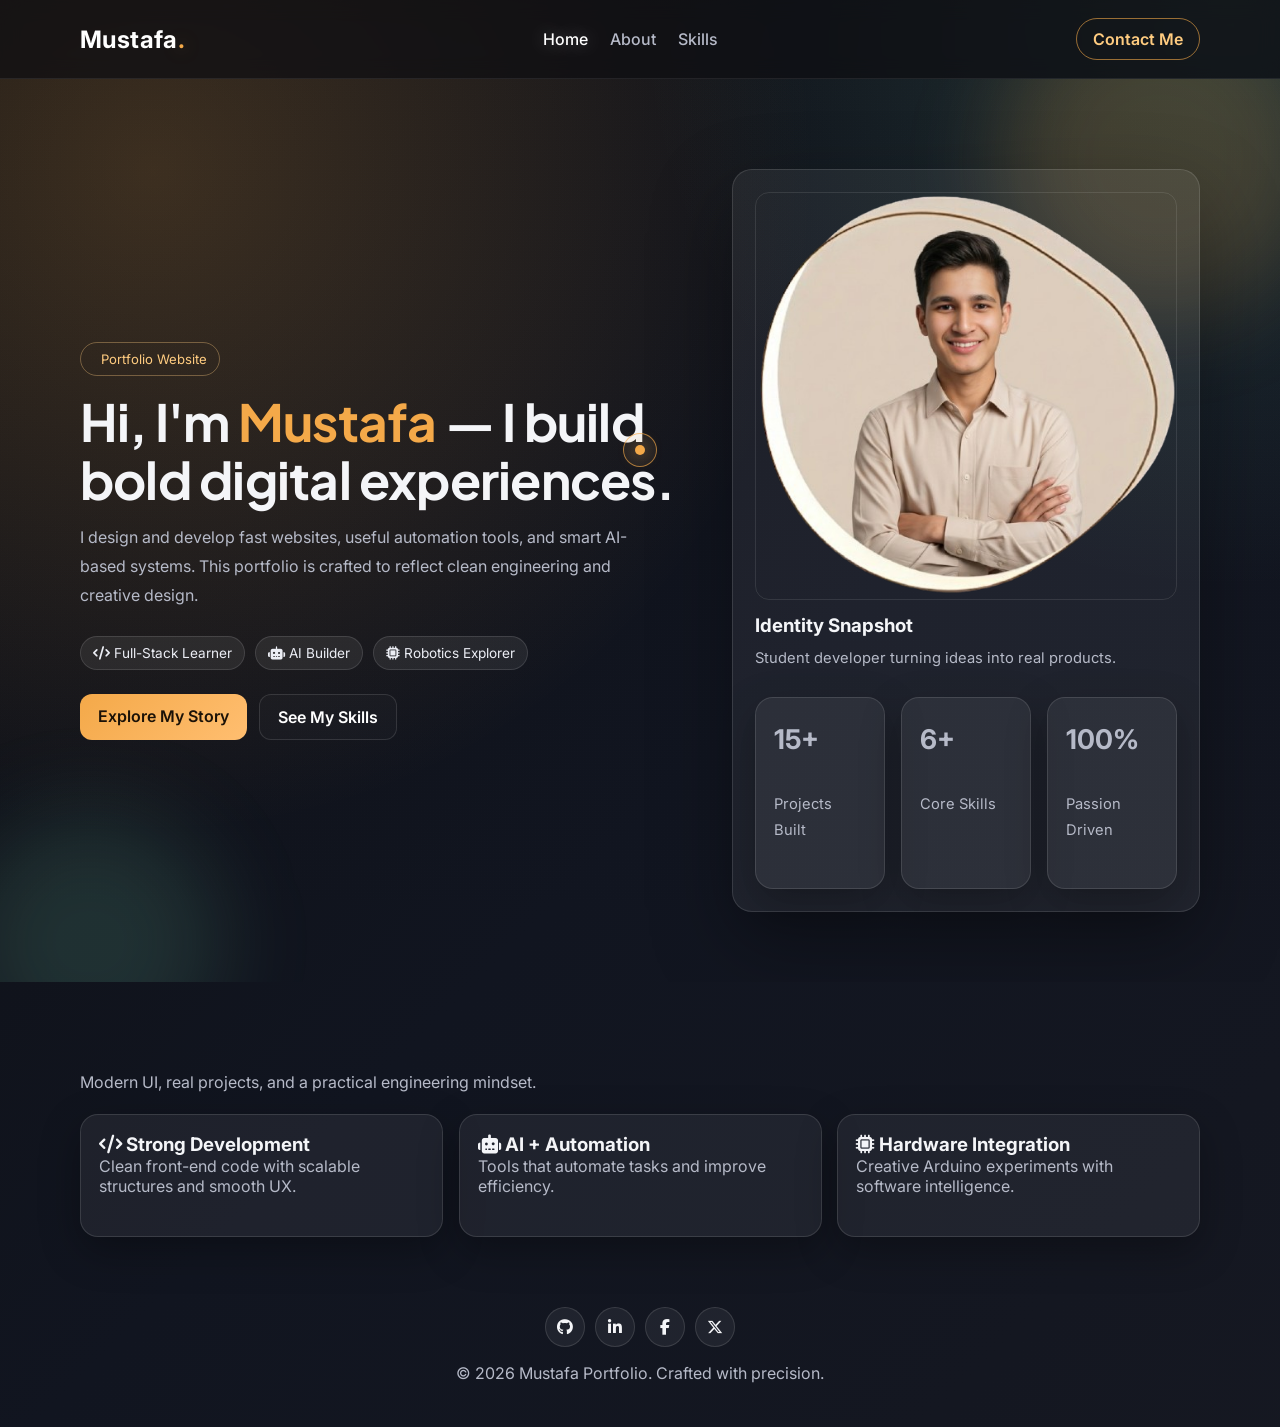
<file: index.html>
<!DOCTYPE html>
<html lang="en">
<head>
    <meta charset="UTF-8">
    <meta name="viewport" content="width=device-width, initial-scale=1.0">
    <link rel="stylesheet" href="https://cdnjs.cloudflare.com/ajax/libs/font-awesome/6.7.1/css/all.min.css">
    <link rel="stylesheet" href="site.css">
    <link rel="icon" type="image/png" href="download.png">
    <title>Mustafa Portfolio</title>
</head>
<body>
    <nav class="top-nav">
        <div class="container">
            <a class="logo" href="index.html">Mustafa<span>.</span></a>
            <ul class="nav-links">
                <li><a class="active" href="index.html">Home</a></li>
                <li><a href="About.html">About</a></li>
                <li><a href="Skills.html">Skills</a></li>
            </ul>
            <a class="nav-cta" href="Contact.html">Contact Me</a>
        </div>
    </nav>

    <header class="hero">
        <div class="container hero-grid">
            <div class="reveal">
                <span class="eyebrow"><i class="fa-solid fa-sparkles"></i> Portfolio Website</span>
                <h1>Hi, I'm <span>Mustafa</span> — I build bold digital experiences.</h1>
                <p>
                    I design and develop fast websites, useful automation tools, and smart AI-based
                    systems. This portfolio is crafted to reflect clean engineering and creative design.
                </p>
                <div class="identity-strip">
                    <span class="identity-pill"><i class="fa-solid fa-code"></i> Full-Stack Learner</span>
                    <span class="identity-pill"><i class="fa-solid fa-robot"></i> AI Builder</span>
                    <span class="identity-pill"><i class="fa-solid fa-microchip"></i> Robotics Explorer</span>
                </div>
                <div class="btn-row">
                    <a class="btn btn-primary" href="About.html">Explore My Story</a>
                    <a class="btn btn-secondary" href="Skills.html">See My Skills</a>
                </div>
            </div>
            <aside class="hero-card reveal">
                <img class="hero-image" src="main.png" alt="Mustafa portrait">
                <h3>Identity Snapshot</h3>
                <p class="hero-mini">Student developer turning ideas into real products.</p>
                <div class="stats-grid">
                    <div class="card">
                        <p class="stat-number">15+</p>
                        <p class="stat-label">Projects Built</p>
                    </div>
                    <div class="card">
                        <p class="stat-number">6+</p>
                        <p class="stat-label">Core Skills</p>
                    </div>
                    <div class="card">
                        <p class="stat-number">100%</p>
                        <p class="stat-label">Passion Driven</p>
                    </div>
                </div>
            </aside>
        </div>
    </header>

    <section class="section">
        <div class="container">
            <h2 class="section-title reveal">What Makes This Portfolio Different</h2>
            <p class="section-subtitle reveal">
                Modern UI, real projects, and a practical engineering mindset.
            </p>
            <div class="feature-grid">
                <article class="card reveal">
                    <h3><i class="fa-solid fa-code"></i> Strong Development</h3>
                    <p class="section-subtitle">Clean front-end code with scalable structures and smooth UX.</p>
                </article>
                <article class="card reveal">
                    <h3><i class="fa-solid fa-robot"></i> AI + Automation</h3>
                    <p class="section-subtitle">Tools that automate tasks and improve efficiency.</p>
                </article>
                <article class="card reveal">
                    <h3><i class="fa-solid fa-microchip"></i> Hardware Integration</h3>
                    <p class="section-subtitle">Creative Arduino experiments with software intelligence.</p>
                </article>
            </div>
        </div>
    </section>

    <footer class="footer">
        <div class="social-row">
            <a class="social-link" href="#" aria-label="GitHub"><i class="fa-brands fa-github"></i></a>
            <a class="social-link" href="#" aria-label="LinkedIn"><i class="fa-brands fa-linkedin-in"></i></a>
            <a class="social-link" href="#" aria-label="Facebook"><i class="fa-brands fa-facebook-f"></i></a>
            <a class="social-link" href="#" aria-label="X"><i class="fa-brands fa-x-twitter"></i></a>
        </div>
        © <span data-year></span> Mustafa Portfolio. Crafted with precision.
    </footer>

    <script src="site.js"></script>
    <script src="custom-cursor.js"></script>
</body>
</html>
</file>
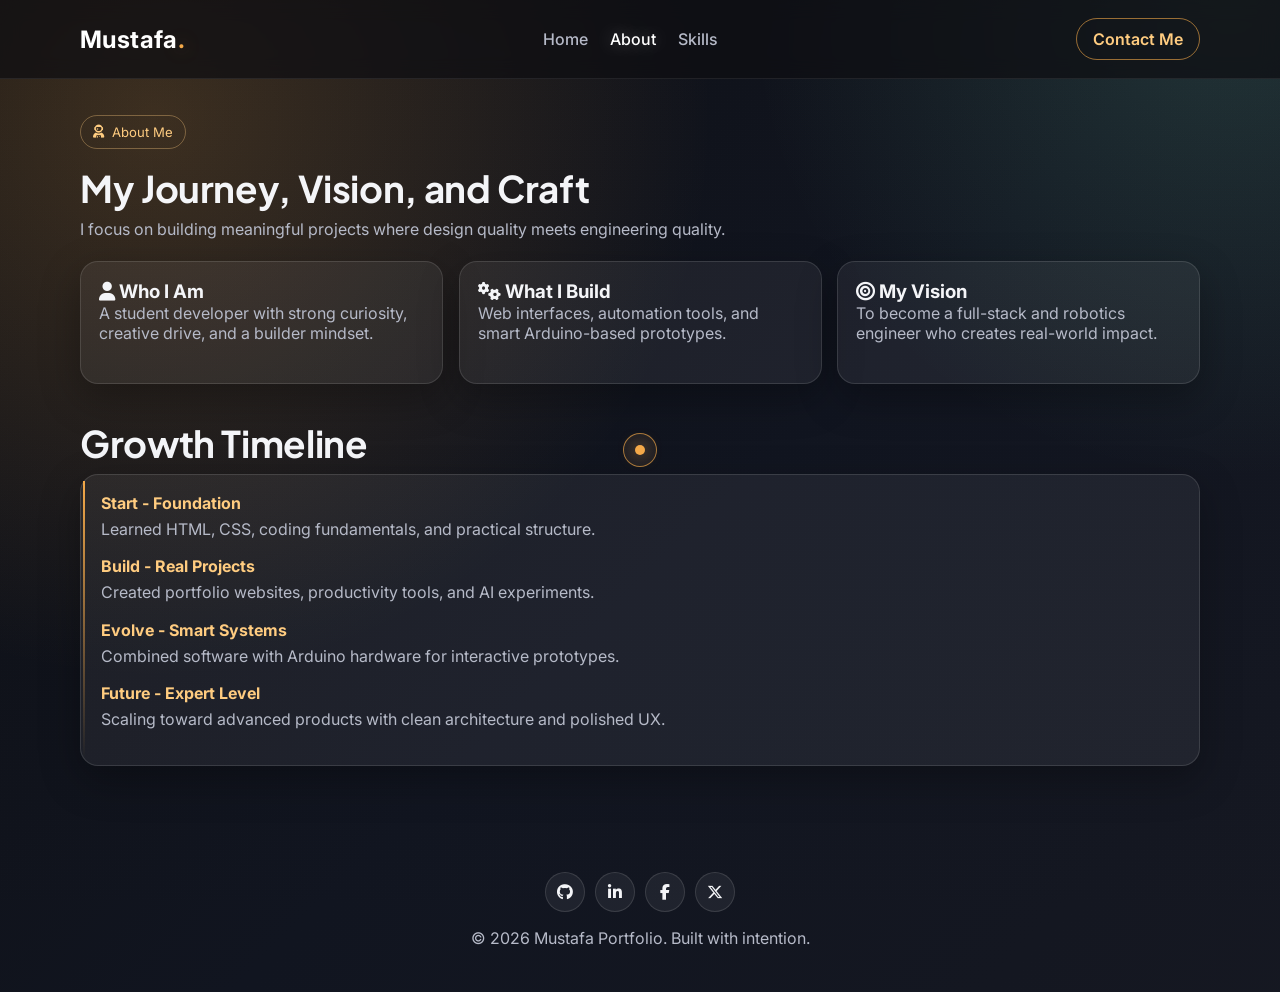
<file: About.html>
<!DOCTYPE html>
<html lang="en">
<head>
    <meta charset="UTF-8">
    <meta name="viewport" content="width=device-width, initial-scale=1.0">
    <link rel="stylesheet" href="https://cdnjs.cloudflare.com/ajax/libs/font-awesome/6.7.1/css/all.min.css">
    <link rel="stylesheet" href="site.css">
    <title>About | Mustafa Portfolio</title>
</head>
<body>
    <nav class="top-nav">
        <div class="container">
            <a class="logo" href="index.html">Mustafa<span>.</span></a>
            <ul class="nav-links">
                <li><a href="index.html">Home</a></li>
                <li><a class="active" href="About.html">About</a></li>
                <li><a href="Skills.html">Skills</a></li>
            </ul>
            <a class="nav-cta" href="Contact.html">Contact Me</a>
        </div>
    </nav>

    <main class="section">
        <div class="container">
            <span class="eyebrow reveal"><i class="fa-solid fa-user-astronaut"></i> About Me</span>
            <h1 class="section-title reveal">My Journey, Vision, and Craft</h1>
            <p class="section-subtitle reveal">
                I focus on building meaningful projects where design quality meets engineering quality.
            </p>

            <div class="feature-grid">
                <article class="card reveal">
                    <h3><i class="fa-solid fa-user"></i> Who I Am</h3>
                    <p class="section-subtitle">
                        A student developer with strong curiosity, creative drive, and a builder mindset.
                    </p>
                </article>
                <article class="card reveal">
                    <h3><i class="fa-solid fa-gears"></i> What I Build</h3>
                    <p class="section-subtitle">
                        Web interfaces, automation tools, and smart Arduino-based prototypes.
                    </p>
                </article>
                <article class="card reveal">
                    <h3><i class="fa-solid fa-bullseye"></i> My Vision</h3>
                    <p class="section-subtitle">
                        To become a full-stack and robotics engineer who creates real-world impact.
                    </p>
                </article>
            </div>

            <section class="section reveal">
                <h2 class="section-title">Growth Timeline</h2>
                <div class="card timeline">
                    <div class="timeline-item">
                        <h4>Start - Foundation</h4>
                        <p>Learned HTML, CSS, coding fundamentals, and practical structure.</p>
                    </div>
                    <div class="timeline-item">
                        <h4>Build - Real Projects</h4>
                        <p>Created portfolio websites, productivity tools, and AI experiments.</p>
                    </div>
                    <div class="timeline-item">
                        <h4>Evolve - Smart Systems</h4>
                        <p>Combined software with Arduino hardware for interactive prototypes.</p>
                    </div>
                    <div class="timeline-item">
                        <h4>Future - Expert Level</h4>
                        <p>Scaling toward advanced products with clean architecture and polished UX.</p>
                    </div>
                </div>
            </section>
        </div>
    </main>

    <footer class="footer">
        <div class="social-row">
            <a class="social-link" href="#" aria-label="GitHub"><i class="fa-brands fa-github"></i></a>
            <a class="social-link" href="#" aria-label="LinkedIn"><i class="fa-brands fa-linkedin-in"></i></a>
            <a class="social-link" href="#" aria-label="Facebook"><i class="fa-brands fa-facebook-f"></i></a>
            <a class="social-link" href="#" aria-label="X"><i class="fa-brands fa-x-twitter"></i></a>
        </div>
        © <span data-year></span> Mustafa Portfolio. Built with intention.
    </footer>

    <script src="site.js"></script>
    <script src="custom-cursor.js"></script>
</body>
</html>
</file>
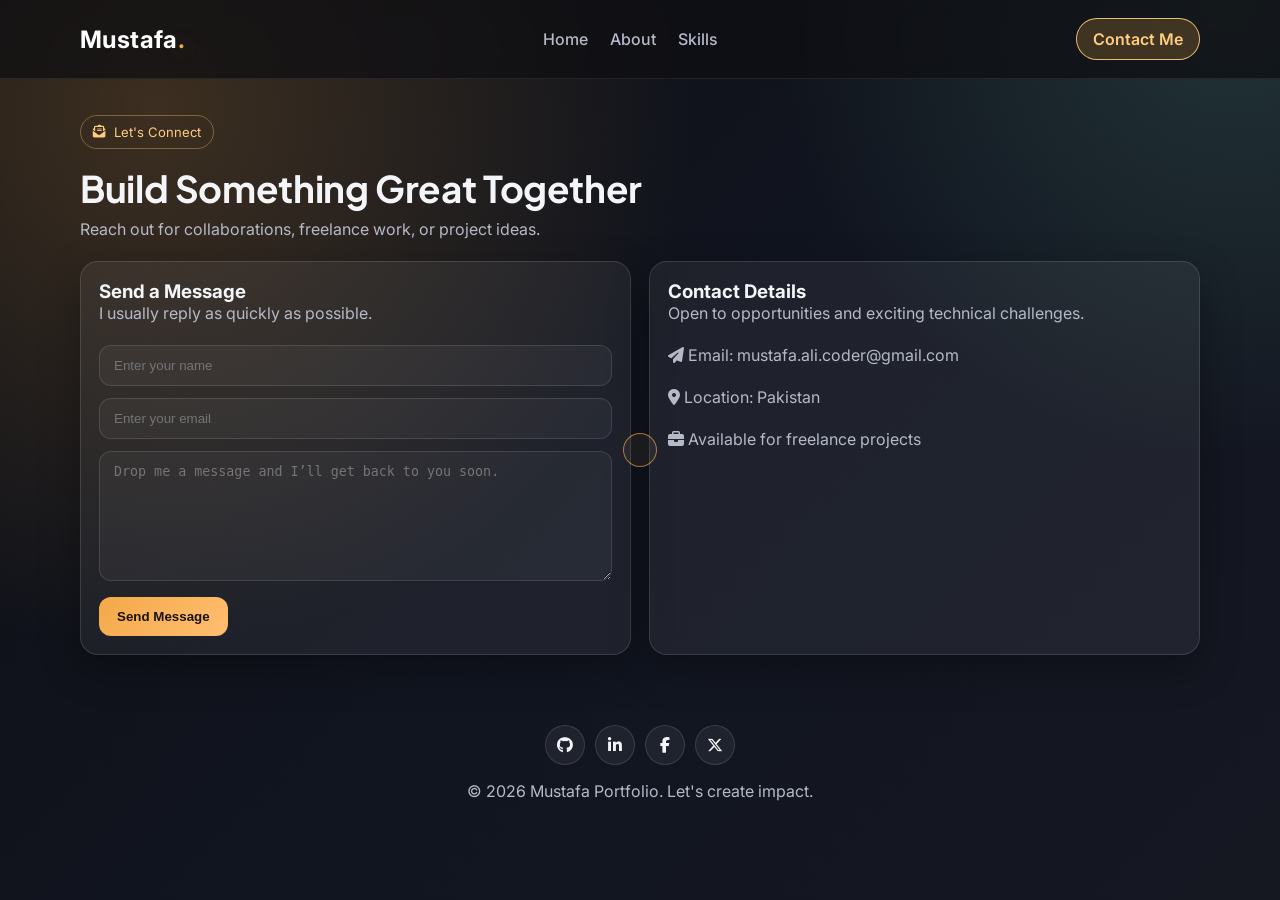
<file: Contact.html>
<!DOCTYPE html>
<html lang="en">
<head>
    <meta charset="UTF-8">
    <meta name="viewport" content="width=device-width, initial-scale=1.0">
    <link rel="stylesheet" href="https://cdnjs.cloudflare.com/ajax/libs/font-awesome/6.7.1/css/all.min.css">
    <link rel="stylesheet" href="site.css">
    <title>Contact | Mustafa Portfolio</title>
</head>
<body>
    <nav class="top-nav">
        <div class="container">
            <a class="logo" href="index.html">Mustafa<span>.</span></a>
            <ul class="nav-links">
                <li><a href="index.html">Home</a></li>
                <li><a href="About.html">About</a></li>
                <li><a href="Skills.html">Skills</a></li>
            </ul>
            <a class="nav-cta active" href="Contact.html">Contact Me</a>
        </div>
    </nav>

    <main class="section">
        <div class="container">
            <span class="eyebrow reveal"><i class="fa-solid fa-envelope-open-text"></i> Let's Connect</span>
            <h1 class="section-title reveal">Build Something Great Together</h1>
            <p class="section-subtitle reveal">
                Reach out for collaborations, freelance work, or project ideas.
            </p>

            <div class="contact-wrap">
                <section class="card reveal">
                    <h3>Send a Message</h3>
                    <p class="section-subtitle">I usually reply as quickly as possible.</p>
                    <form action="https://api.web3forms.com/submit" method="POST" class="contact-form">
                        <input type="hidden" name="access_key" value="5eea1661-6e7b-4c42-ad10-2c659cf1c4e9">
                        <input type="text" name="name" placeholder="Enter your name" required>
                        <input type="email" name="email" placeholder="Enter your email" required>
                        <textarea name="message" placeholder="Drop me a message and I’ll get back to you soon." required></textarea>
                        <button type="submit" class="btn btn-primary">Send Message</button>
                    </form>
                </section>

                <aside class="card reveal">
                    <h3>Contact Details</h3>
                    <p class="section-subtitle">Open to opportunities and exciting technical challenges.</p>
                    <p class="section-subtitle"><i class="fa-solid fa-paper-plane"></i> Email: mustafa.ali.coder@gmail.com</p>
                    <p class="section-subtitle"><i class="fa-solid fa-location-dot"></i> Location: Pakistan</p>
                    <p class="section-subtitle"><i class="fa-solid fa-briefcase"></i> Available for freelance projects</p>
                    <!-- <img class="hero-image" src="bg1.png" alt="Contact visual"> -->
                </aside>
            </div>
        </div>
    </main>

    <footer class="footer">
        <div class="social-row">
            <a class="social-link" href="#" aria-label="GitHub"><i class="fa-brands fa-github"></i></a>
            <a class="social-link" href="#" aria-label="LinkedIn"><i class="fa-brands fa-linkedin-in"></i></a>
            <a class="social-link" href="#" aria-label="Facebook"><i class="fa-brands fa-facebook-f"></i></a>
            <a class="social-link" href="#" aria-label="X"><i class="fa-brands fa-x-twitter"></i></a>
        </div>
        © <span data-year></span> Mustafa Portfolio. Let's create impact.
    </footer>

    <script src="site.js"></script>
    <script src="custom-cursor.js"></script>
</body>
</html>
</file>
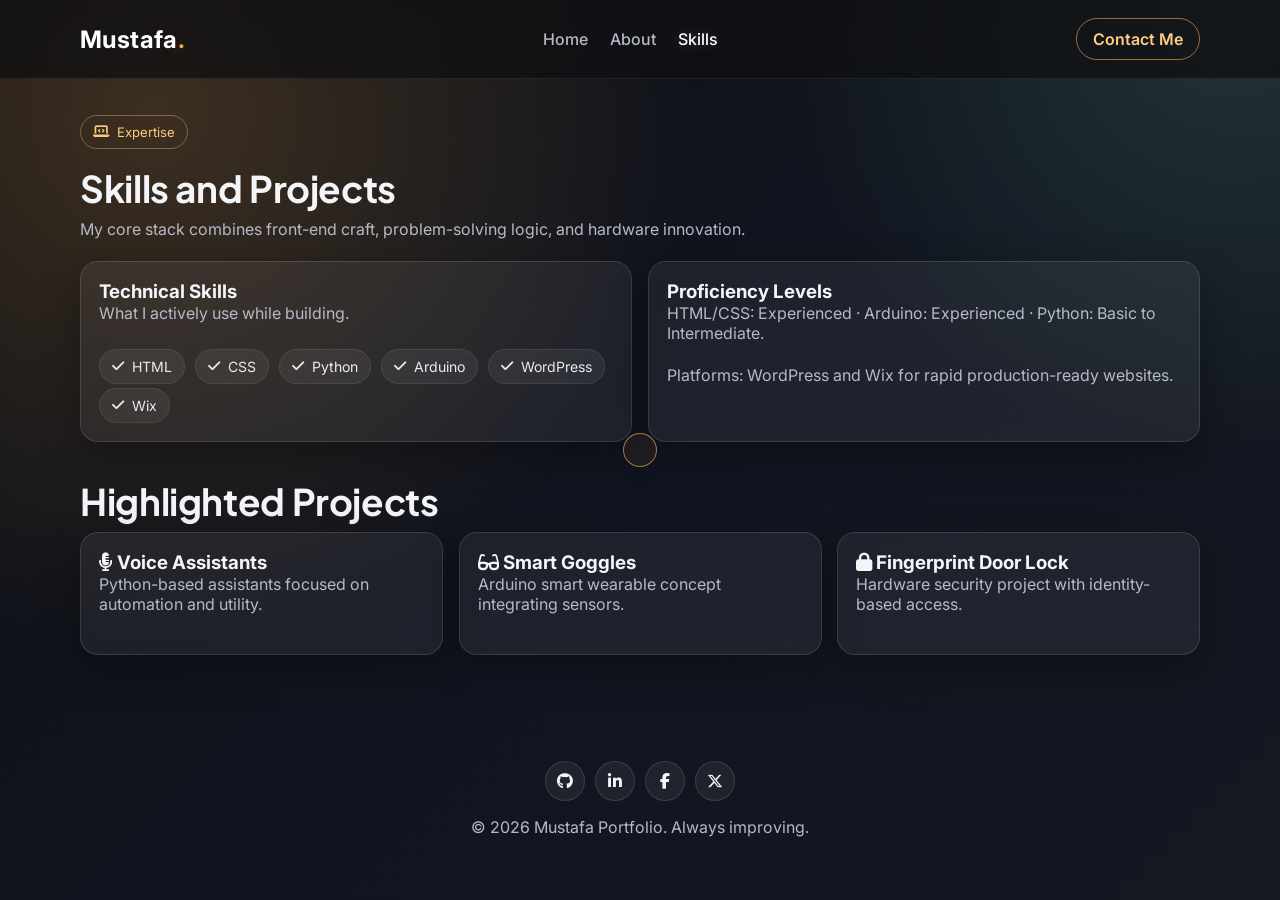
<file: Skills.html>
<!DOCTYPE html>
<html lang="en">
<head>
    <meta charset="UTF-8">
    <meta name="viewport" content="width=device-width, initial-scale=1.0">
    <link rel="stylesheet" href="https://cdnjs.cloudflare.com/ajax/libs/font-awesome/6.7.1/css/all.min.css">
    <link rel="stylesheet" href="site.css">
    <title>Skills | Mustafa Portfolio</title>
</head>
<body>
    <nav class="top-nav">
        <div class="container">
            <a class="logo" href="index.html">Mustafa<span>.</span></a>
            <ul class="nav-links">
                <li><a href="index.html">Home</a></li>
                <li><a href="About.html">About</a></li>
                <li><a class="active" href="Skills.html">Skills</a></li>
            </ul>
            <a class="nav-cta" href="Contact.html">Contact Me</a>
        </div>
    </nav>

    <main class="section">
        <div class="container">
            <span class="eyebrow reveal"><i class="fa-solid fa-laptop-code"></i> Expertise</span>
            <h1 class="section-title reveal">Skills and Projects</h1>
            <p class="section-subtitle reveal">
                My core stack combines front-end craft, problem-solving logic, and hardware innovation.
            </p>

            <div class="skills-grid">
                <article class="card reveal">
                    <h3>Technical Skills</h3>
                    <p class="section-subtitle">What I actively use while building.</p>
                    <div>
                        <span class="skill-chip"><i class="fa-solid fa-check"></i> HTML</span>
                        <span class="skill-chip"><i class="fa-solid fa-check"></i> CSS</span>
                        <span class="skill-chip"><i class="fa-solid fa-check"></i> Python</span>
                        <span class="skill-chip"><i class="fa-solid fa-check"></i> Arduino</span>
                        <span class="skill-chip"><i class="fa-solid fa-check"></i> WordPress</span>
                        <span class="skill-chip"><i class="fa-solid fa-check"></i> Wix</span>
                    </div>
                </article>

                <article class="card reveal">
                    <h3>Proficiency Levels</h3>
                    <p class="section-subtitle">
                        HTML/CSS: Experienced · Arduino: Experienced · Python: Basic to Intermediate.
                    </p>
                    <p class="section-subtitle">
                        Platforms: WordPress and Wix for rapid production-ready websites.
                    </p>
                </article>
            </div>

            <section class="section">
                <h2 class="section-title reveal">Highlighted Projects</h2>
                <div class="projects-grid">
                    <article class="card reveal">
                        <h3><i class="fa-solid fa-microphone-lines"></i> Voice Assistants</h3>
                        <p class="section-subtitle">Python-based assistants focused on automation and utility.</p>
                    </article>
                    <article class="card reveal">
                        <h3><i class="fa-solid fa-glasses"></i> Smart Goggles</h3>
                        <p class="section-subtitle">Arduino smart wearable concept integrating sensors.</p>
                    </article>
                    <article class="card reveal">
                        <h3><i class="fa-solid fa-lock"></i> Fingerprint Door Lock</h3>
                        <p class="section-subtitle">Hardware security project with identity-based access.</p>
                    </article>
                </div>
            </section>
        </div>
    </main>

    <footer class="footer">
        <div class="social-row">
            <a class="social-link" href="#" aria-label="GitHub"><i class="fa-brands fa-github"></i></a>
            <a class="social-link" href="#" aria-label="LinkedIn"><i class="fa-brands fa-linkedin-in"></i></a>
            <a class="social-link" href="#" aria-label="Facebook"><i class="fa-brands fa-facebook-f"></i></a>
            <a class="social-link" href="#" aria-label="X"><i class="fa-brands fa-x-twitter"></i></a>
        </div>
        © <span data-year></span> Mustafa Portfolio. Always improving.
    </footer>

    <script src="site.js"></script>
    <script src="custom-cursor.js"></script>
</body>
</html>
</file>
<file: site.css>
@import url("https://fonts.googleapis.com/css2?family=Inter:wght@400;500;600;700;800&family=Plus+Jakarta+Sans:wght@500;600;700;800&display=swap");

:root {
    --bg: #0e0f13;
    --bg-soft: #171922;
    --bg-soft-2: #111520;
    --card: rgba(255, 255, 255, 0.06);
    --card-border: rgba(255, 255, 255, 0.12);
    --text: #f4f5f8;
    --muted: #b6bac8;
    --brand: #f4a949;
    --brand-2: #ffcc80;
    --success: #7fe2b5;
    --shadow: 0 14px 40px rgba(0, 0, 0, 0.3);
    --shadow-soft: 0 30px 80px rgba(0, 0, 0, 0.34);
}

* {
    margin: 0;
    padding: 0;
    box-sizing: border-box;
}

html {
    scroll-behavior: smooth;
}

body {
    font-family: "Inter", "Segoe UI", sans-serif;
    color: var(--text);
    background:
        radial-gradient(circle at 10% 10%, rgba(244, 169, 73, 0.2), transparent 32%),
        radial-gradient(circle at 80% 0%, rgba(127, 226, 181, 0.15), transparent 28%),
        linear-gradient(135deg, var(--bg), var(--bg-soft-2) 45%, var(--bg-soft));
    background-size: 120% 120%;
    min-height: 100vh;
    cursor: none;
    opacity: 1;
    transition: opacity 0.35s ease;
    animation: ambientGradient 18s ease-in-out infinite;
}

body::before {
    content: "";
    position: fixed;
    inset: 0;
    pointer-events: none;
    z-index: -1;
    background-image: radial-gradient(rgba(255, 255, 255, 0.04) 0.7px, transparent 0.7px);
    background-size: 3px 3px;
    opacity: 0.25;
}

.scroll-progress {
    position: fixed;
    top: 0;
    left: 0;
    height: 3px;
    width: 0%;
    z-index: 2000;
    background: linear-gradient(90deg, var(--brand), var(--brand-2), #ffffff);
    box-shadow: 0 0 24px rgba(244, 169, 73, 0.65);
    transform-origin: left center;
}

::selection {
    background: rgb(109, 67, 0);
    color: #ffffff;
}

::-moz-selection {
    background: rgb(109, 67, 0);
    color: #ffffff;
}

body.is-transitioning {
    opacity: 0;
}

a, button, .btn, .card, .nav-links a, .logo, input, textarea {
    cursor: none;
}

/* Custom cursor */
.cursor-dot, .cursor-ring {
    position: fixed;
    top: 0;
    left: 0;
    pointer-events: none;
    z-index: 9999;
    border-radius: 50%;
    transform: translate(-120px, -120px);
}

.cursor-dot {
    width: 10px;
    height: 10px;
    margin-left: -5px;
    margin-top: -5px;
    background: var(--brand);
    box-shadow: 0 0 16px rgba(244, 169, 73, 0.7);
}

.cursor-ring {
    width: 34px;
    height: 34px;
    margin-left: -17px;
    margin-top: -17px;
    border: 1.8px solid rgba(244, 169, 73, 0.65);
    background: rgba(255, 204, 128, 0.06);
    transition: 0.2s ease;
}

.cursor-ring.active {
    width: 50px;
    height: 50px;
    margin-left: -25px;
    margin-top: -25px;
    background: rgba(244, 169, 73, 0.12);
    border-color: rgba(255, 204, 128, 0.95);
}

.cursor-dot.active {
    background: #fff;
}

.container {
    width: min(1120px, 92%);
    margin: 0 auto;
}

.top-nav {
    position: sticky;
    top: 0;
    z-index: 1000;
    backdrop-filter: blur(10px);
    background: rgba(14, 15, 19, 0.72);
    border-bottom: 1px solid rgba(255, 255, 255, 0.08);
    transition: background-color 0.25s ease, border-color 0.25s ease, box-shadow 0.25s ease;
}

.top-nav.scrolled {
    background: rgba(10, 12, 18, 0.9);
    border-bottom-color: rgba(255, 255, 255, 0.15);
    box-shadow: 0 10px 30px rgba(0, 0, 0, 0.22);
}

.top-nav .container {
    display: flex;
    align-items: center;
    justify-content: space-between;
    height: 78px;
}

.logo {
    text-decoration: none;
    font-weight: 700;
    letter-spacing: 0.4px;
    color: #fff;
    font-size: 1.5rem;
    transition: transform 0.25s ease;
}

.logo:hover {
    transform: translateY(-2px);
}

.logo span {
    color: var(--brand);
    text-shadow: 0 0 16px rgba(244, 169, 73, 0.6);
}

.nav-links {
    display: flex;
    gap: 22px;
    list-style: none;
}

.nav-links a {
    color: var(--muted);
    text-decoration: none;
    font-weight: 500;
    transition: color 0.2s ease, text-shadow 0.2s ease;
}

.nav-links a:hover,
.nav-links a.active {
    color: #fff;
    text-shadow: 0 0 18px rgba(255, 255, 255, 0.35);
}

.nav-cta {
    text-decoration: none;
    border: 1px solid rgba(244, 169, 73, 0.6);
    color: var(--brand-2);
    padding: 10px 16px;
    border-radius: 999px;
    font-weight: 600;
    transition: transform 0.25s ease, background-color 0.2s ease;
}

.nav-cta:hover {
    transform: translateY(-2px);
    background: rgba(244, 169, 73, 0.15);
}

.nav-cta.active {
    background: rgba(244, 169, 73, 0.2);
    border-color: rgba(255, 204, 128, 0.9);
}

.hero {
    padding: 90px 0 70px;
    min-height: calc(100vh - 78px);
    display: flex;
    align-items: center;
    position: relative;
    overflow: hidden;
}

.hero::before,
.hero::after {
    content: "";
    position: absolute;
    border-radius: 50%;
    filter: blur(45px);
    z-index: -1;
}

.hero::before {
    width: 320px;
    height: 320px;
    background: rgba(244, 169, 73, 0.18);
    top: -80px;
    right: -40px;
    animation: blobFloat 8s ease-in-out infinite;
}

.hero::after {
    width: 260px;
    height: 260px;
    background: rgba(127, 226, 181, 0.14);
    bottom: -90px;
    left: -40px;
    animation: blobFloat 10s ease-in-out infinite reverse;
}

.hero-grid {
    display: grid;
    grid-template-columns: 1.2fr 0.9fr;
    gap: 28px;
    align-items: center;
}

.eyebrow {
    display: inline-flex;
    align-items: center;
    gap: 8px;
    font-size: 0.82rem;
    color: var(--brand-2);
    border: 1px solid rgba(255, 204, 128, 0.35);
    border-radius: 999px;
    padding: 8px 12px;
    margin-bottom: 16px;
}

.hero h1 {
    font-family: "Plus Jakarta Sans", "Inter", sans-serif;
    font-size: clamp(2rem, 4vw, 3.4rem);
    line-height: 1.15;
    margin-bottom: 14px;
    letter-spacing: -0.015em;
}

.hero h1 span {
    color: var(--brand);
}

.hero p {
    color: var(--muted);
    line-height: 1.8;
    margin-bottom: 26px;
    max-width: 58ch;
}

.identity-strip {
    display: flex;
    gap: 10px;
    flex-wrap: wrap;
    margin: 10px 0 24px;
}

.identity-pill {
    padding: 8px 12px;
    border-radius: 999px;
    background: rgba(255, 255, 255, 0.07);
    border: 1px solid rgba(255, 255, 255, 0.12);
    color: #eceef5;
    font-size: 0.85rem;
}

.btn-row {
    display: flex;
    gap: 12px;
    flex-wrap: wrap;
}

.btn {
    border: none;
    text-decoration: none;
    border-radius: 12px;
    padding: 12px 18px;
    font-weight: 600;
    transition: transform 0.28s ease, box-shadow 0.28s ease, filter 0.28s ease;
}

.btn-primary {
    background: linear-gradient(135deg, var(--brand), #ffbe70);
    color: #1b1207;
}

.btn-secondary {
    border: 1px solid var(--card-border);
    color: #fff;
    background: rgba(255, 255, 255, 0.02);
}

.btn:hover {
    transform: translateY(-3px);
    box-shadow: var(--shadow);
    filter: saturate(1.1);
}

.hero-card {
    background: var(--card);
    border: 1px solid var(--card-border);
    border-radius: 20px;
    padding: 22px;
    box-shadow: var(--shadow-soft);
    transform-style: preserve-3d;
}

.hero-card h3 {
    margin: 14px 0 8px;
}

.hero-mini {
    color: var(--muted);
    font-size: 0.92rem;
    margin-bottom: 12px;
}

.hero-image {
    width: 100%;
    border-radius: 14px;
    display: block;
    border: 1px solid rgba(255, 255, 255, 0.1);
}

.stats-grid,
.feature-grid,
.skills-grid,
.projects-grid {
    display: grid;
    gap: 16px;
}

.stats-grid {
    grid-template-columns: repeat(3, minmax(0, 1fr));
    margin-top: 22px;
}

.card {
    background: var(--card);
    border: 1px solid var(--card-border);
    border-radius: 18px;
    padding: 18px;
    box-shadow: var(--shadow);
    transition: transform 0.28s ease, border-color 0.25s ease, box-shadow 0.28s ease;
    will-change: transform;
}

.card:hover {
    transform: translateY(-6px);
    border-color: rgba(244, 169, 73, 0.6);
    box-shadow: var(--shadow-soft);
}

.stat-number {
    font-size: 1.7rem;
    font-weight: 700;
    color: var(--brand-2);
}

.stat-label {
    color: var(--muted);
    font-size: 0.92rem;
}

.section {
    padding: 36px 0;
}

.section-title {
    font-family: "Plus Jakarta Sans", "Inter", sans-serif;
    font-size: clamp(1.4rem, 3vw, 2.3rem);
    margin-bottom: 8px;
    letter-spacing: -0.01em;
}

.section-subtitle {
    color: var(--muted);
    margin-bottom: 22px;
}

.feature-grid,
.projects-grid {
    grid-template-columns: repeat(3, minmax(0, 1fr));
}

.skills-grid {
    grid-template-columns: repeat(2, minmax(0, 1fr));
}

.skill-chip {
    display: inline-flex;
    align-items: center;
    gap: 8px;
    padding: 8px 12px;
    border-radius: 999px;
    margin: 4px 6px 0 0;
    background: rgba(255, 255, 255, 0.06);
    border: 1px solid rgba(255, 255, 255, 0.08);
    color: #e9ebf2;
    font-size: 0.88rem;
}

.timeline {
    position: relative;
    padding-left: 20px;
}

.timeline::before {
    content: "";
    position: absolute;
    left: 2px;
    top: 6px;
    bottom: 6px;
    width: 2px;
    background: linear-gradient(var(--brand), transparent);
}

.timeline-item {
    margin-bottom: 14px;
}

.timeline-item h4 {
    margin-bottom: 3px;
    color: var(--brand-2);
}

.timeline-item p {
    color: var(--muted);
    line-height: 1.65;
}

.contact-wrap {
    display: grid;
    grid-template-columns: 1fr 1fr;
    gap: 18px;
}

.contact-form input,
.contact-form textarea {
    width: 100%;
    border-radius: 12px;
    border: 1px solid rgba(255, 255, 255, 0.12);
    background: rgba(255, 255, 255, 0.04);
    color: #fff;
    padding: 12px 14px;
    margin-bottom: 12px;
    outline: none;
    cursor: text;
}

.contact-form textarea {
    min-height: 130px;
    resize: vertical;
}

.contact-form input:focus,
.contact-form textarea:focus {
    border-color: rgba(244, 169, 73, 0.7);
}

.footer {
    padding: 34px 0 44px;
    color: var(--muted);
    text-align: center;
}

.social-row {
    display: flex;
    align-items: center;
    justify-content: center;
    gap: 10px;
    margin-bottom: 16px;
}

.social-link {
    width: 40px;
    height: 40px;
    display: inline-flex;
    align-items: center;
    justify-content: center;
    color: var(--text);
    border-radius: 50%;
    text-decoration: none;
    background: rgba(255, 255, 255, 0.06);
    border: 1px solid rgba(255, 255, 255, 0.12);
    transition: transform 0.25s ease, border-color 0.2s ease, color 0.2s ease;
}

.social-link:hover {
    transform: translateY(-4px);
    border-color: rgba(244, 169, 73, 0.7);
    color: var(--brand-2);
}

.preloader {
    position: fixed;
    inset: 0;
    background: #0e0f13;
    display: grid;
    place-items: center;
    z-index: 9998;
    transition: opacity 0.45s ease, visibility 0.45s ease;
}

.preloader.hide {
    opacity: 0;
    visibility: hidden;
}

.loader-box {
    width: min(420px, 88%);
    text-align: center;
}

.loader-title {
    font-size: clamp(1.8rem, 4vw, 2.8rem);
    font-weight: 700;
    margin-bottom: 6px;
}

.loader-title span {
    color: var(--brand);
}

.loader-subtitle {
    color: var(--muted);
    margin-bottom: 18px;
}

.loader-track {
    height: 10px;
    border-radius: 999px;
    background: rgba(255, 255, 255, 0.12);
    overflow: hidden;
    border: 1px solid rgba(255, 255, 255, 0.08);
}

.loader-fill {
    height: 100%;
    width: 0%;
    background: linear-gradient(90deg, var(--brand), var(--brand-2));
    transition: width 0.18s ease;
}

.loader-percent {
    margin-top: 10px;
    color: var(--brand-2);
    font-weight: 600;
}

@keyframes spin {
    to {
        transform: rotate(360deg);
    }
}

@keyframes blobFloat {
    0%, 100% {
        transform: translateY(0) translateX(0);
    }
    50% {
        transform: translateY(-12px) translateX(8px);
    }
}

.reveal {
    opacity: 0;
    transform: translateY(28px);
    filter: blur(5px);
    transition: opacity 0.8s ease, transform 0.8s cubic-bezier(0.2, 0.65, 0.2, 1), filter 0.8s ease;
}

.reveal.show {
    opacity: 1;
    transform: translateY(0);
    filter: blur(0);
}

.reveal[data-reveal="left"] {
    transform: translateX(-26px);
}

.reveal[data-reveal="right"] {
    transform: translateX(26px);
}

.reveal[data-reveal="zoom"] {
    transform: scale(0.92);
}

.reveal.show[data-reveal] {
    transform: none;
}

@keyframes ambientGradient {
    0%,
    100% {
        background-position: 0% 10%;
    }
    50% {
        background-position: 100% 90%;
    }
}

@media (pointer: coarse), (max-width: 780px) {
    body,
    a,
    button,
    .btn,
    .card,
    .nav-links a,
    .logo,
    input,
    textarea {
        cursor: auto;
    }

    .cursor-dot,
    .cursor-ring {
        display: none;
    }
}

@media (prefers-reduced-motion: reduce) {
    * {
        animation: none !important;
        transition: none !important;
        scroll-behavior: auto !important;
    }

    .reveal {
        opacity: 1;
        transform: none;
        filter: none;
    }
}

@media (max-width: 900px) {
    .hero-grid,
    .feature-grid,
    .projects-grid,
    .skills-grid,
    .contact-wrap,
    .stats-grid {
        grid-template-columns: 1fr;
    }

    .top-nav .container {
        gap: 12px;
        flex-wrap: wrap;
        height: auto;
        padding: 12px 0;
    }

    .nav-links {
        gap: 14px;
    }
}
</file>
